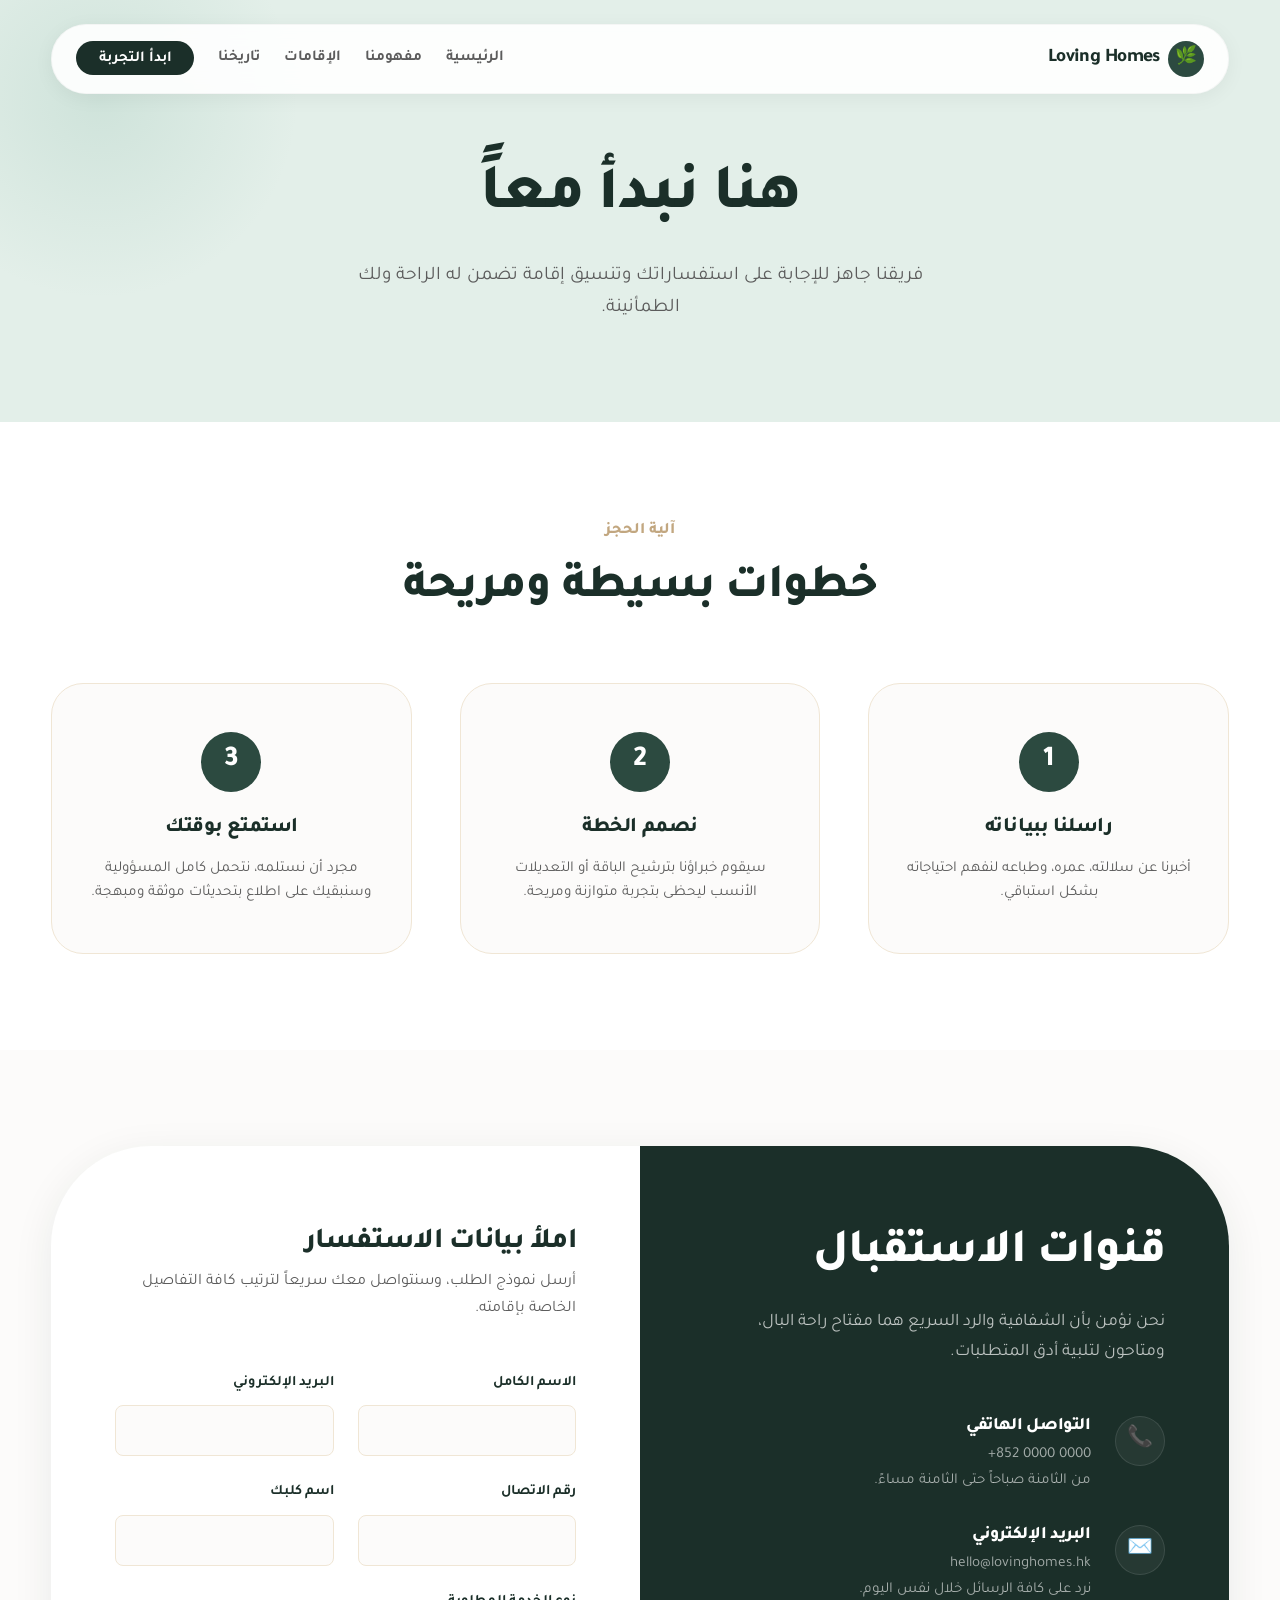
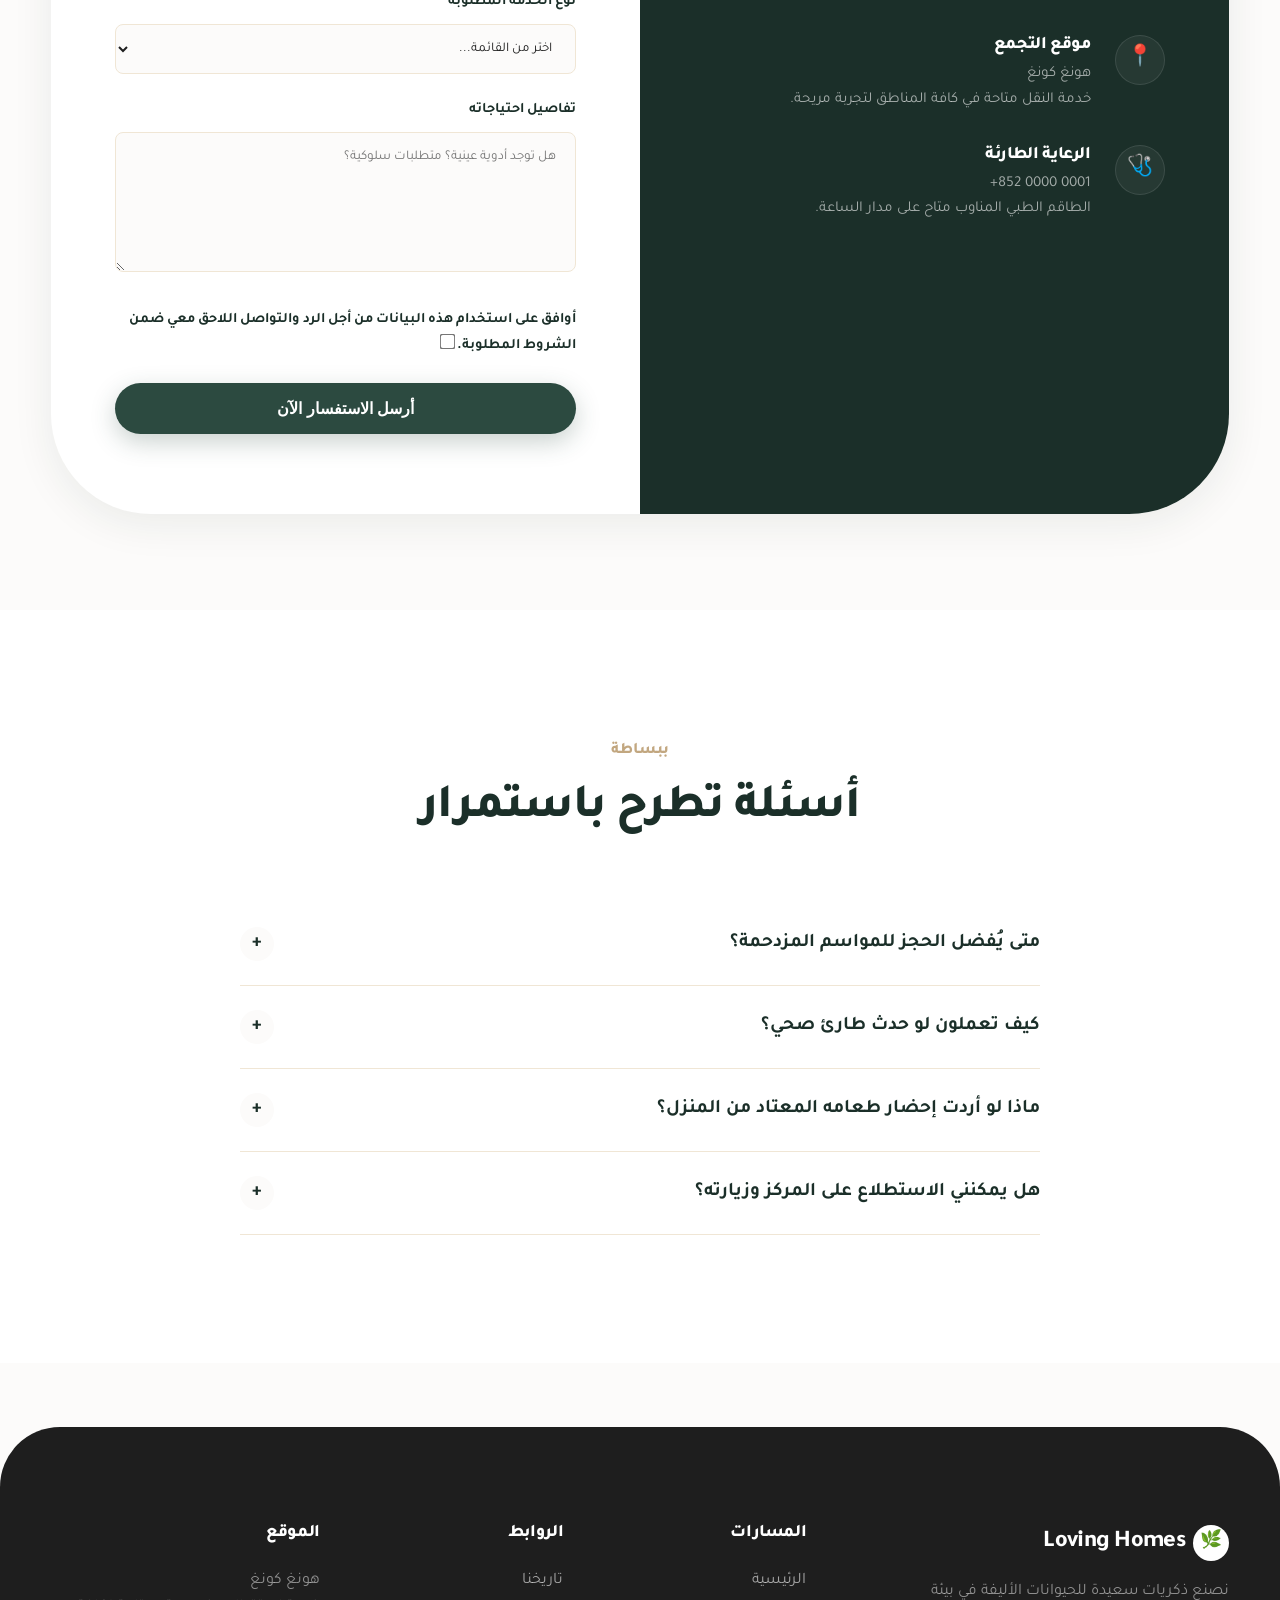
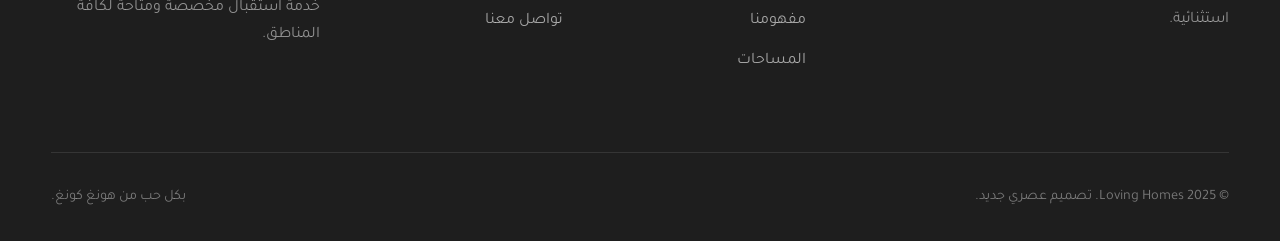
<file: contact.html>
<!DOCTYPE html>
<html lang="ar" dir="rtl">

<head>
  <meta charset="UTF-8" />
  <meta name="viewport" content="width=device-width, initial-scale=1.0" />
  <meta name="description" content="تواصل مع Loving Homes – احجز تجربة الإقامة في هونغ كونغ." />
  <title>تواصل معنا | Loving Homes – هونغ كونغ</title>
  <link rel="stylesheet" href="styles.css" />
  <style>
    .page-header-v4 {
      background: var(--sage-100);
      color: var(--sage-900);
      padding: 10rem 0 6rem;
      text-align: center;
      position: relative;
      overflow: hidden;
    }
    .page-header-v4 h1 { font-size: clamp(2.5rem, 5vw, 4rem); margin-bottom: 1.5rem; position: relative; z-index: 1;}
    .page-header-v4 p { color: var(--text-mid); font-size: 1.2rem; max-width: 600px; margin: 0 auto; position: relative; z-index: 1;}
    .page-header-v4::before {
      content: ''; position: absolute; top: -100px; left: -100px; width: 400px; height: 400px;
      background: radial-gradient(circle, rgba(126,179,160,0.2) 0%, transparent 70%); border-radius: 50%;
    }

    .booking-steps { padding: 6rem 0; background: var(--white); }
    .b-header { text-align: center; margin-bottom: 5rem; max-width: 600px; margin: 0 auto 4rem; }
    .b-header h2 { color: var(--sage-900); }
    
    .steps-grid {
      display: grid;
      grid-template-columns: repeat(auto-fit, minmax(280px, 1fr));
      gap: 3rem;
    }
    .s-card {
      text-align: center;
      background: var(--sand-50);
      padding: 3rem 2rem;
      border-radius: var(--radius-lg);
      border: 1px solid var(--sand-200);
      transition: var(--transition);
      position: relative;
      overflow: hidden;
    }
    .s-card:hover { transform: translateY(-8px); box-shadow: var(--shadow-sm); border-color: var(--sand-400); }
    .s-num {
      width: 60px; height: 60px;
      background: var(--sage-800); color: var(--white);
      border-radius: 50%;
      display: grid; place-items: center;
      font-size: 1.8rem; font-weight: 800;
      margin: 0 auto 1.5rem;
    }
    .s-card h3 { color: var(--sage-900); margin-bottom: 1rem; font-size: 1.3rem; }
    .s-card p { color: var(--text-mid); font-size: 0.95rem; line-height: 1.6; }

    .c-split { padding: 6rem 0; background: var(--sand-50); }
    .c-wrap {
      display: grid;
      grid-template-columns: 1fr 1fr;
      background: var(--white);
      border-radius: var(--radius-xl);
      overflow: hidden;
      box-shadow: var(--shadow-md);
    }
    .c-info {
      background: var(--sage-900); color: var(--white);
      padding: 5rem 4rem; position: relative;
    }
    .c-info h2 { margin-bottom: 1.5rem; color: var(--white); }
    .c-info p.desc { color: rgba(255,255,255,0.7); margin-bottom: 3rem; font-size: 1.1rem; }
    
    .c-item { display: flex; align-items: flex-start; gap: 1.5rem; margin-bottom: 2rem; }
    .c-icon {
      width: 50px; height: 50px; flex-shrink: 0;
      background: rgba(255,255,255,0.05); color: var(--sand-400);
      border-radius: 50%; display: grid; place-items: center; font-size: 1.3rem; border: 1px solid rgba(255,255,255,0.1);
    }
    .c-text h4 { color: var(--white); font-size: 1.1rem; margin-bottom: 0.3rem; }
    .c-text p { color: rgba(255,255,255,0.6); margin: 0; font-size: 0.95rem; }

    .c-form { padding: 5rem 4rem; }
    .c-form h3 { color: var(--sage-900); font-size: 1.8rem; margin-bottom: 0.5rem; }
    .c-form p.desc { color: var(--text-mid); margin-bottom: 3rem; }
    
    .f-row { display: grid; grid-template-columns: 1fr 1fr; gap: 1.5rem; }
    .f-group { margin-bottom: 1.5rem; }
    .f-group label { display: block; font-weight: 700; color: var(--sage-900); margin-bottom: 0.6rem; font-size: 0.9rem; }
    .f-ctrl {
      width: 100%; padding: 1rem 1.2rem;
      border: 1px solid var(--sand-200); background: var(--sand-50);
      border-radius: var(--radius-sm); font-family: inherit; color: var(--text-dark);
      transition: var(--transition);
    }
    .f-ctrl:focus { outline: none; border-color: var(--sage-400); background: var(--white); box-shadow: 0 0 0 3px rgba(126,179,160,0.1); }
    textarea.f-ctrl { min-height: 140px; resize: vertical; }
    .f-check { display: flex; align-items: flex-start; gap: 0.8rem; cursor: pointer; color: var(--text-mid); font-size: 0.9rem; }

    .faq-sect { padding: 8rem 0; background: var(--white); }
    .f-header { text-align: center; margin-bottom: 4rem; }
    .faq-wrap { max-width: 800px; margin: 0 auto; }
    .f-item { border-bottom: 1px solid var(--sand-200); padding: 1.5rem 0; }
    .f-btn {
      width: 100%; text-align: right; background: none; border: none;
      font-family: inherit; font-size: 1.2rem; font-weight: 700; color: var(--sage-900);
      cursor: pointer; display: flex; justify-content: space-between; align-items: center; transition: var(--transition);
    }
    .f-btn:hover { color: var(--sage-600); }
    .f-toggle { width: 34px; height: 34px; border-radius: 50%; background: var(--sand-50); display: grid; place-items: center; font-size: 1.2rem; transition: 0.4s; }
    .f-item.active .f-toggle { transform: rotate(45deg); background: var(--sage-100); color: var(--sage-800); }
    .f-content { max-height: 0; overflow: hidden; transition: 0.4s; color: var(--text-mid); line-height: 1.8; }
    .f-item.active .f-content { margin-top: 1rem; max-height: 200px; }

    @media (max-width: 900px) {
      .c-wrap { grid-template-columns: 1fr; }
      .c-info, .c-form { padding: 3rem 2rem; }
      .f-row { grid-template-columns: 1fr; gap: 0; }
    }
  </style>
</head>

<body>

  <header class="site-header" role="banner">
    <div class="container">
      <div class="nav-wrapper">
        <a href="index.html" class="logo">
          <div class="logo-icon">🌿</div>
          <div class="logo-text">Loving Homes</div>
        </a>
        <ul class="nav-menu" id="navMenu">
          <li><a href="index.html">الرئيسية</a></li>
          <li><a href="services.html">مفهومنا</a></li>
          <li><a href="packages.html">الإقامات</a></li>
          <li><a href="story.html">تاريخنا</a></li>
          <li><a href="contact.html" class="nav-cta active">ابدأ التجربة</a></li>
        </ul>
        <button class="nav-toggle" id="navToggle">
          <span></span><span></span><span></span>
        </button>
      </div>
    </div>
  </header>

  <main>
    <section class="page-header-v4">
      <div class="container">
        <h1>هنا نبدأ معاً</h1>
        <p>فريقنا جاهز للإجابة على استفساراتك وتنسيق إقامة تضمن له الراحة ولك الطمأنينة.</p>
      </div>
    </section>

    <section class="booking-steps">
      <div class="container">
        <div class="b-header">
          <span style="color:var(--sand-500); font-weight:800; display:block; margin-bottom:1rem;">آلية الحجز</span>
          <h2>خطوات بسيطة ومريحة</h2>
        </div>
        
        <div class="steps-grid">
          <div class="s-card">
            <div class="s-num">1</div>
            <h3>راسلنا ببياناته</h3>
            <p>أخبرنا عن سلالته، عمره، وطباعه لنفهم احتياجاته بشكل استباقي.</p>
          </div>
          <div class="s-card">
            <div class="s-num">2</div>
            <h3>نصمم الخطة</h3>
            <p>سيقوم خبراؤنا بترشيح الباقة أو التعديلات الأنسب ليحظى بتجربة متوازنة ومريحة.</p>
          </div>
          <div class="s-card">
            <div class="s-num">3</div>
            <h3>استمتع بوقتك</h3>
            <p>مجرد أن نستلمه، نتحمل كامل المسؤولية وسنبقيك على اطلاع بتحديثات موثقة ومبهجة.</p>
          </div>
        </div>
      </div>
    </section>

    <section class="c-split">
      <div class="container">
        <div class="c-wrap">
          
          <div class="c-info">
            <h2>قنوات الاستقبال</h2>
            <p class="desc">نحن نؤمن بأن الشفافية والرد السريع هما مفتاح راحة البال، ومتاحون لتلبية أدق المتطلبات.</p>
            
            <div class="c-item">
              <div class="c-icon">📞</div>
              <div class="c-text">
                <h4>التواصل الهاتفي</h4>
                <p>0000 0000 852+ <br/> من الثامنة صباحاً حتى الثامنة مساءً.</p>
              </div>
            </div>
            
            <div class="c-item">
              <div class="c-icon">✉️</div>
              <div class="c-text">
                <h4>البريد الإلكتروني</h4>
                <p>hello@lovinghomes.hk <br/> نرد على كافة الرسائل خلال نفس اليوم.</p>
              </div>
            </div>
            
            <div class="c-item">
              <div class="c-icon">📍</div>
              <div class="c-text">
                <h4>موقع التجمع</h4>
                <p>هونغ كونغ <br/> خدمة النقل متاحة في كافة المناطق لتجربة مريحة.</p>
              </div>
            </div>

            <div class="c-item">
              <div class="c-icon">🩺</div>
              <div class="c-text">
                <h4>الرعاية الطارئة</h4>
                <p>0001 0000 852+ <br/> الطاقم الطبي المناوب متاح على مدار الساعة.</p>
              </div>
            </div>
          </div>
          
          <div class="c-form">
            <h3>املأ بيانات الاستفسار</h3>
            <p class="desc">أرسل نموذج الطلب، وسنتواصل معك سريعاً لترتيب كافة التفاصيل الخاصة بإقامته.</p>

            <form id="contactForm" onsubmit="event.preventDefault(); document.getElementById('fSuccess').style.display='block';">
              <div class="f-row">
                <div class="f-group">
                  <label>الاسم الكامل</label>
                  <input type="text" class="f-ctrl" required />
                </div>
                <div class="f-group">
                  <label>البريد الإلكتروني</label>
                  <input type="email" class="f-ctrl" required />
                </div>
              </div>

              <div class="f-row">
                <div class="f-group">
                  <label>رقم الاتصال</label>
                  <input type="tel" class="f-ctrl" required />
                </div>
                <div class="f-group">
                  <label>اسم كلبك</label>
                  <input type="text" class="f-ctrl" />
                </div>
              </div>

              <div class="f-group">
                <label>نوع الخدمة المطلوبة</label>
                <select class="f-ctrl">
                  <option selected disabled>اختر من القائمة...</option>
                  <option>الرعاية النهارية</option>
                  <option>ملاذ الإقامة الكاملة</option>
                  <option>إقامة النخبة الفاخرة</option>
                  <option>أسئلة عامة</option>
                </select>
              </div>

              <div class="f-group">
                <label>تفاصيل احتياجاته</label>
                <textarea class="f-ctrl" placeholder="هل توجد أدوية عينية؟ متطلبات سلوكية؟" required></textarea>
              </div>
              
              <div class="f-group">
                <label class="f-check" style="flex-direction:row-reverse; text-align:right;">
                  <span>أوافق على استخدام هذه البيانات من أجل الرد والتواصل اللاحق معي ضمن الشروط المطلوبة.</span>
                  <input type="checkbox" required style="width:auto; transform:scale(1.2); margin-top:3px;"/>
                </label>
              </div>

              <button type="submit" class="btn btn-primary" style="width:100%;">أرسل الاستفسار الآن</button>
              
              <div id="fSuccess" style="display:none; color:var(--sage-800); background:var(--sage-100); padding:1rem; border-radius:var(--radius-sm); margin-top:1.5rem; text-align:center; font-weight:700;">
                تم استلام طلبك! سنتواصل معك في أسرع وقت.
              </div>
            </form>
          </div>

        </div>
      </div>
    </section>

    <section class="faq-sect">
      <div class="container">
        <div class="f-header">
          <span style="color:var(--sand-500); font-weight:800; display:block; margin-bottom:1rem;">ببساطة</span>
          <h2 style="color:var(--sage-900);">أسئلة تطرح باستمرار</h2>
        </div>
        
        <div class="faq-wrap">
          <div class="f-item" onclick="this.classList.toggle('active')">
            <button class="f-btn">متى يُفضل الحجز للمواسم المزدحمة؟ <span class="f-toggle">+</span></button>
            <div class="f-content"><p>ننصح بالتأكيد قبل ٤ أسابيع على الأقل لضمان مكان مريح، خصوصاً في العطلات الرسمية.</p></div>
          </div>
          
          <div class="f-item" onclick="this.classList.toggle('active')">
            <button class="f-btn">كيف تعملون لو حدث طارئ صحي؟ <span class="f-toggle">+</span></button>
            <div class="f-content"><p>يتوفر فريق طبي مقيم، وسيتم إبلاغك وإرسال التحديثات لك فور أي عارض أو تدخل فوري سريع.</p></div>
          </div>
          
          <div class="f-item" onclick="this.classList.toggle('active')">
            <button class="f-btn">ماذا لو أردت إحضار طعامه المعتاد من المنزل؟ <span class="f-toggle">+</span></button>
            <div class="f-content"><p>نرحب بذلك تماماً، فنحن نفضل الاعتماد على النظام نفسه لمنع حساسية الانتقال السريع بين أنواع الأطعمة.</p></div>
          </div>
          
          <div class="f-item" onclick="this.classList.toggle('active')">
            <button class="f-btn">هل يمكنني الاستطلاع على المركز وزيارته؟ <span class="f-toggle">+</span></button>
            <div class="f-content"><p>بكل تأكيد، الجولات الشخصية متوفرة عند الطلب لمساعدتك على الاطمئنان الكامل على بيئة صديقك.</p></div>
          </div>
        </div>
      </div>
    </section>

  </main>

  <footer class="footer-v4">
    <div class="container">
      <div class="footer-grid">
        <div class="footer-col footer-brand">
          <a href="#" class="logo">
            <div class="logo-icon" style="background:#fff; color:var(--charcoal);">🌿</div>
            <div class="logo-text" style="color:var(--white);">Loving Homes</div>
          </a>
          <p class="footer-p">نصنع ذكريات سعيدة للحيوانات الأليفة في بيئة استثنائية.</p>
        </div>
        <div class="footer-col">
          <h4>المسارات</h4>
          <ul class="footer-links">
            <li><a href="index.html">الرئيسية</a></li>
            <li><a href="services.html">مفهومنا</a></li>
            <li><a href="packages.html">المساحات</a></li>
          </ul>
        </div>
        <div class="footer-col">
          <h4>الروابط</h4>
          <ul class="footer-links">
            <li><a href="story.html">تاريخنا</a></li>
            <li><a href="contact.html">تواصل معنا</a></li>
          </ul>
        </div>
        <div class="footer-col">
          <h4>الموقع</h4>
          <p class="footer-p" style="margin-top:0;">هونغ كونغ<br/>خدمة استقبال مخصصة ومتاحة لكافة المناطق.</p>
        </div>
      </div>
      <div class="footer-bottom">
        <span>© 2025 Loving Homes. تصميم عصري جديد.</span>
        <span>بكل حب من هونغ كونغ.</span>
      </div>
    </div>
  </footer>

  <script>
    const navToggle = document.getElementById('navToggle');
    const navMenu = document.getElementById('navMenu');
    if (navToggle && navMenu) {
      navToggle.addEventListener('click', () => {
        navMenu.classList.toggle('active');
      });
    }
  </script>
</body>

</html>
</file>
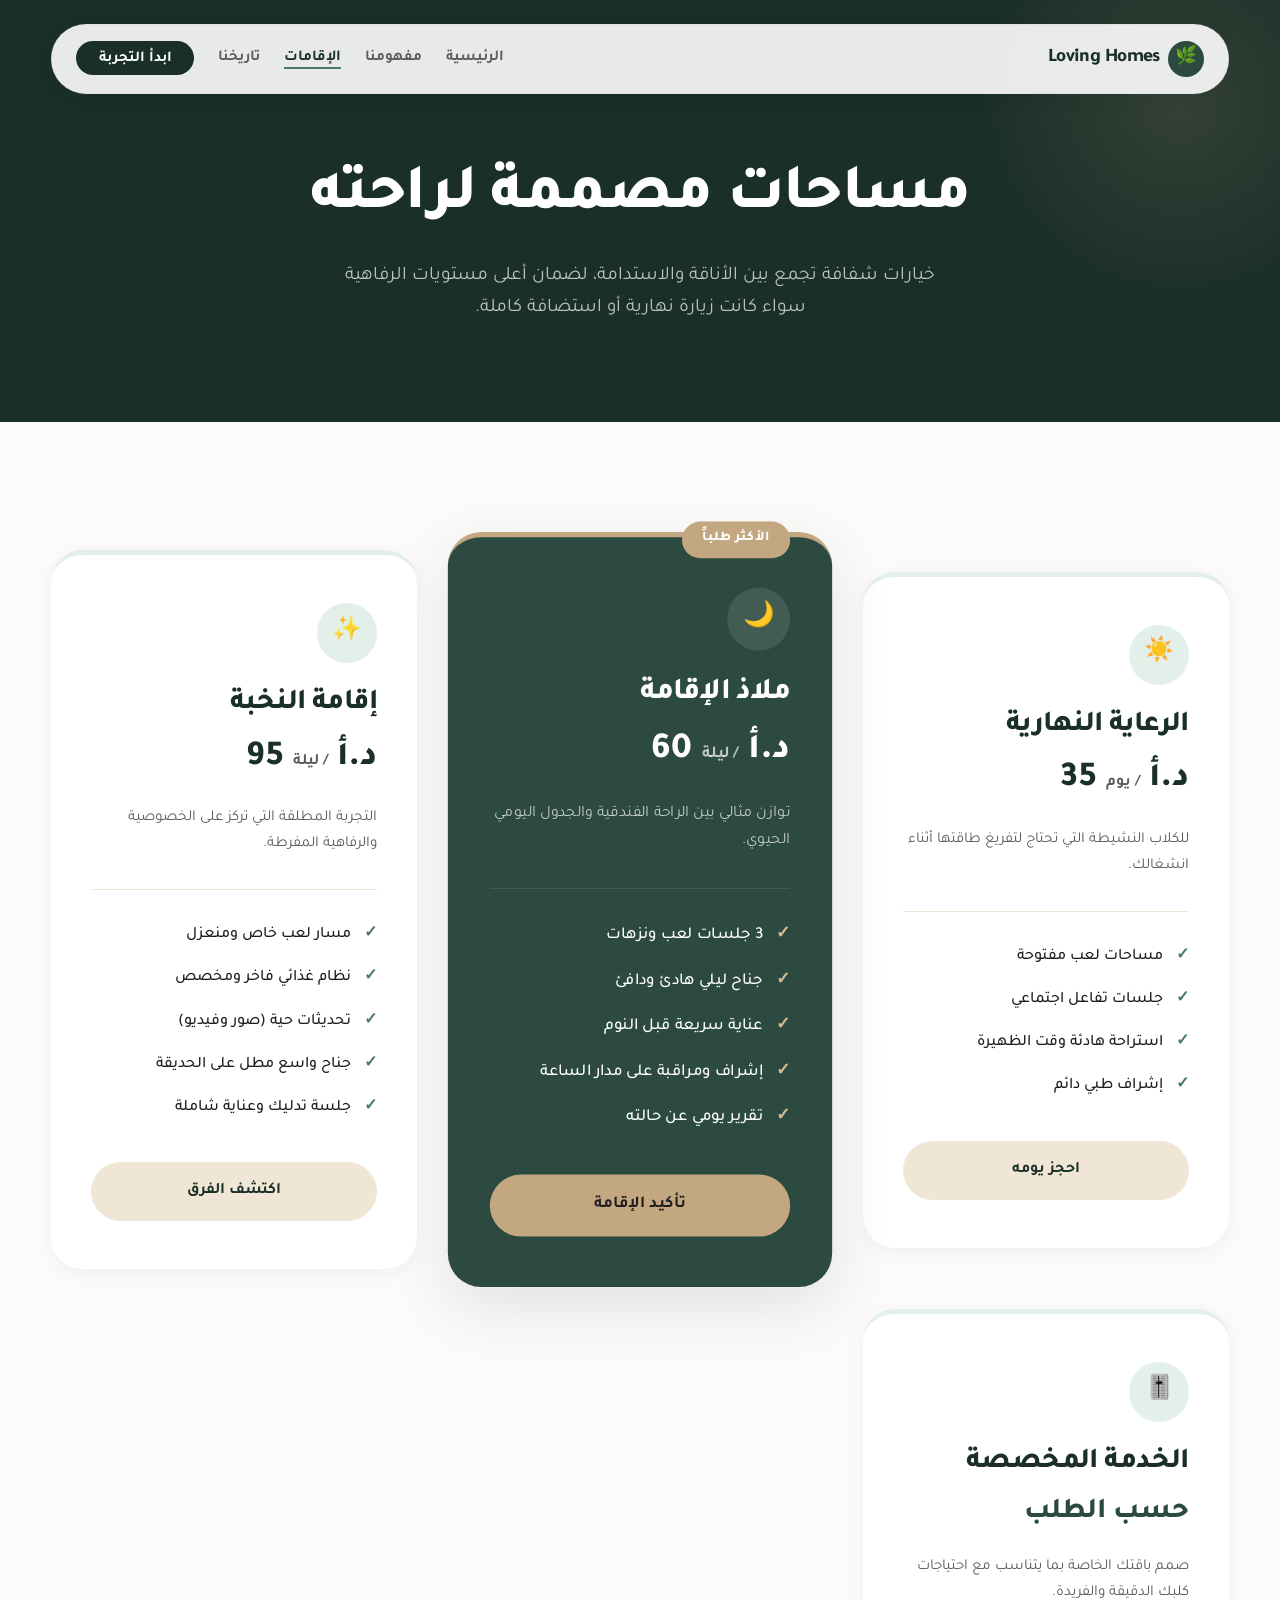
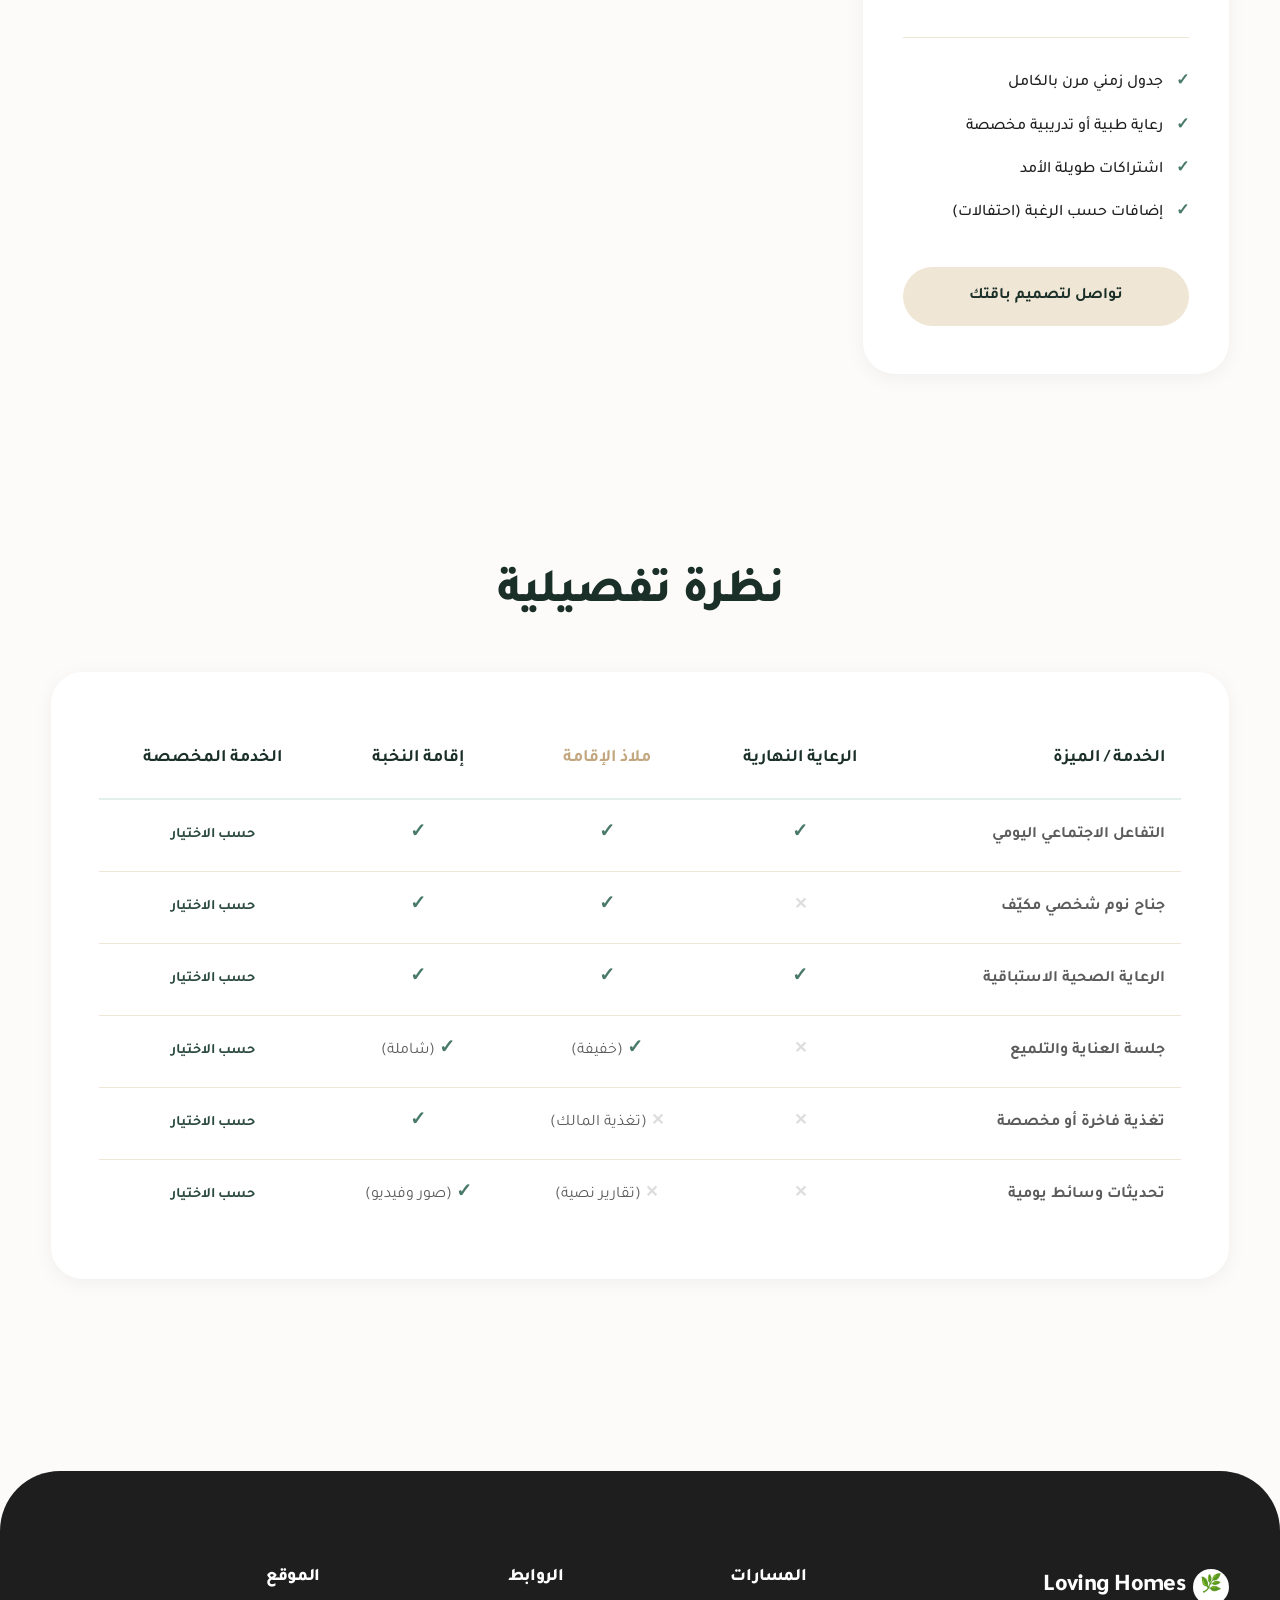
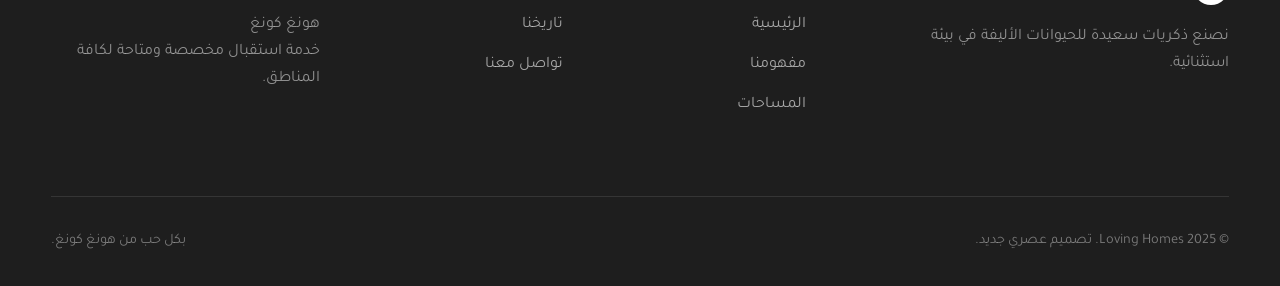
<file: packages.html>
<!DOCTYPE html>
<html lang="ar" dir="rtl">

<head>
  <meta charset="UTF-8" />
  <meta name="viewport" content="width=device-width, initial-scale=1.0" />
  <meta name="description"
    content="باقات Loving Homes المتطورة: النهار، الإقامة، والنخبة لإقامة فندقية فاخرة للكلاب في هونغ كونغ." />
  <title>خارطة الإقامات | Loving Homes – هونغ كونغ</title>
  <link rel="stylesheet" href="styles.css" />
  <style>
    .page-header-v4 {
      background: var(--sage-900);
      color: var(--white);
      padding: 10rem 0 6rem;
      text-align: center;
      position: relative;
      overflow: hidden;
    }
    .page-header-v4::before {
      content: '';
      position: absolute;
      top: -100px; right: -100px;
      width: 400px; height: 400px;
      background: radial-gradient(circle, rgba(194,167,128,0.15) 0%, transparent 70%);
      border-radius: 50%;
    }
    .page-header-v4 h1 { font-size: clamp(2.5rem, 5vw, 4rem); margin-bottom: 1.5rem; }
    .page-header-v4 p { color: rgba(255,255,255,0.7); font-size: 1.2rem; max-width: 600px; margin: 0 auto; }
    
    .pricing-sect { padding: 8rem 0; }
    .pricing-grid {
      display: grid;
      grid-template-columns: repeat(auto-fit, minmax(320px, 1fr));
      gap: 2.5rem;
      align-items: center;
    }
    .price-card {
      background: var(--white);
      border-radius: var(--radius-lg);
      padding: 3rem 2.5rem;
      box-shadow: var(--shadow-sm);
      transition: var(--transition);
      position: relative;
      border-top: 5px solid var(--sage-100);
    }
    .price-card:hover { transform: translateY(-10px); box-shadow: var(--shadow-md); border-color: var(--sage-400); }
    .price-card.featured {
      background: var(--sage-800);
      color: var(--white);
      transform: scale(1.05);
      border-color: var(--sand-500);
      box-shadow: var(--shadow-lg);
    }
    .price-card.featured:hover { transform: scale(1.05) translateY(-10px); }
    
    .pc-badge {
      position: absolute;
      top: -15px; right: 2.5rem;
      background: var(--sand-500);
      color: var(--white);
      padding: 0.4rem 1.2rem;
      border-radius: var(--radius-xl);
      font-size: 0.8rem;
      font-weight: 800;
      letter-spacing: 0.05em;
    }
    .pc-icon {
      width: 60px; height: 60px;
      background: var(--sage-100);
      color: var(--sage-800);
      border-radius: 50%;
      display: grid;
      place-items: center;
      font-size: 1.5rem;
      margin-bottom: 1.5rem;
    }
    .featured .pc-icon { background: rgba(255,255,255,0.1); color: var(--sand-400); }
    
    .pc-title { font-size: 1.8rem; color: var(--sage-900); margin-bottom: 0.5rem; }
    .featured .pc-title { color: var(--white); }
    .pc-desc { color: var(--text-mid); font-size: 0.95rem; margin-bottom: 2rem; border-bottom: 1px solid var(--sand-200); padding-bottom: 2rem; }
    .featured .pc-desc { color: rgba(255,255,255,0.7); border-color: rgba(255,255,255,0.1); }
    
    .pc-list { margin-bottom: 2.5rem; }
    .pc-list li {
      display: flex;
      align-items: center;
      gap: 0.8rem;
      margin-bottom: 1rem;
      color: var(--text-dark);
      font-weight: 500;
    }
    .featured .pc-list li { color: var(--white); }
    .pc-check { color: var(--sage-600); font-weight: 800; }
    .featured .pc-check { color: var(--sand-400); }
    
    .pc-btn { width: 100%; text-align: center; }
    
    .compare-sect { padding: 4rem 0 8rem; }
    .c-table-wrap {
      background: var(--white);
      border-radius: var(--radius-lg);
      padding: 3rem;
      box-shadow: var(--shadow-sm);
      overflow-x: auto;
    }
    .c-table { width: 100%; border-collapse: collapse; min-width: 700px; }
    .c-table th {
      text-align: right;
      padding: 1.5rem 1rem;
      color: var(--sage-900);
      font-size: 1.1rem;
      border-bottom: 2px solid var(--sage-100);
    }
    .c-table th.center { text-align: center; }
    .c-table td {
      padding: 1.2rem 1rem;
      border-bottom: 1px solid var(--sand-200);
      color: var(--text-mid);
    }
    .c-table td.center { text-align: center; }
    .c-table tr:last-child td { border-bottom: none; }
    .t-check { color: var(--sage-600); font-weight: 800; font-size: 1.2rem; }
    .t-times { color: #ddd; font-weight: 800; }
    .feature-name { color: var(--text-dark); font-weight: 600; }
    
  </style>
</head>

<body>

  <header class="site-header" role="banner">
    <div class="container">
      <div class="nav-wrapper">
        <a href="index.html" class="logo">
          <div class="logo-icon">🌿</div>
          <div class="logo-text">Loving Homes</div>
        </a>
        <ul class="nav-menu" id="navMenu">
          <li><a href="index.html">الرئيسية</a></li>
          <li><a href="services.html">مفهومنا</a></li>
          <li><a href="packages.html" class="active">الإقامات</a></li>
          <li><a href="story.html">تاريخنا</a></li>
          <li><a href="contact.html" class="nav-cta">ابدأ التجربة</a></li>
        </ul>
        <button class="nav-toggle" id="navToggle">
          <span></span><span></span><span></span>
        </button>
      </div>
    </div>
  </header>

  <main>
    <section class="page-header-v4">
      <div class="container">
        <h1>مساحات مصممة لراحته</h1>
        <p>خيارات شفافة تجمع بين الأناقة والاستدامة، لضمان أعلى مستويات الرفاهية سواء كانت زيارة نهارية أو استضافة كاملة.</p>
      </div>
    </section>

    <section class="pricing-sect">
      <div class="container">
        <div class="pricing-grid">
          
          <div class="price-card">
            <div class="pc-icon">☀️</div>
            <h3 class="pc-title">الرعاية النهارية</h3>
            <div class="pc-price" style="font-size: 2.2rem; font-weight: 800; color: var(--sage-900); margin-bottom: 1rem; direction: ltr; display: inline-block;">35 د.أ <span style="font-size: 1rem; color: var(--text-mid); font-weight: 600;">/ يوم</span></div>
            <p class="pc-desc">للكلاب النشيطة التي تحتاج لتفريغ طاقتها أثناء انشغالك.</p>
            <ul class="pc-list">
              <li><span class="pc-check">✓</span> مساحات لعب مفتوحة</li>
              <li><span class="pc-check">✓</span> جلسات تفاعل اجتماعي</li>
              <li><span class="pc-check">✓</span> استراحة هادئة وقت الظهيرة</li>
              <li><span class="pc-check">✓</span> إشراف طبي دائم</li>
            </ul>
            <a href="contact.html" class="btn btn-secondary pc-btn">احجز يومه</a>
          </div>
          
          <div class="price-card featured">
            <span class="pc-badge">الأكثر طلباً</span>
            <div class="pc-icon">🌙</div>
            <h3 class="pc-title">ملاذ الإقامة</h3>
            <div class="pc-price" style="font-size: 2.2rem; font-weight: 800; color: var(--white); margin-bottom: 1rem; direction: ltr; display: inline-block;">60 د.أ <span style="font-size: 1rem; color: rgba(255,255,255,0.7); font-weight: 600;">/ ليلة</span></div>
            <p class="pc-desc">توازن مثالي بين الراحة الفندقية والجدول اليومي الحيوي.</p>
            <ul class="pc-list">
              <li><span class="pc-check">✓</span> 3 جلسات لعب ونزهات</li>
              <li><span class="pc-check">✓</span> جناح ليلي هادئ ودافئ</li>
              <li><span class="pc-check">✓</span> عناية سريعة قبل النوم</li>
              <li><span class="pc-check">✓</span> إشراف ومراقبة على مدار الساعة</li>
              <li><span class="pc-check">✓</span> تقرير يومي عن حالته</li>
            </ul>
            <a href="contact.html" class="btn btn-primary pc-btn" style="background:var(--sand-500); color:var(--charcoal);">تأكيد الإقامة</a>
          </div>

          <div class="price-card">
            <div class="pc-icon">✨</div>
            <h3 class="pc-title">إقامة النخبة</h3>
            <div class="pc-price" style="font-size: 2.2rem; font-weight: 800; color: var(--sage-900); margin-bottom: 1rem; direction: ltr; display: inline-block;">95 د.أ <span style="font-size: 1rem; color: var(--text-mid); font-weight: 600;">/ ليلة</span></div>
            <p class="pc-desc">التجربة المطلقة التي تركز على الخصوصية والرفاهية المفرطة.</p>
            <ul class="pc-list">
              <li><span class="pc-check">✓</span> مسار لعب خاص ومنعزل</li>
              <li><span class="pc-check">✓</span> نظام غذائي فاخر ومخصص</li>
              <li><span class="pc-check">✓</span> تحديثات حية (صور وفيديو)</li>
              <li><span class="pc-check">✓</span> جناح واسع مطل على الحديقة</li>
              <li><span class="pc-check">✓</span> جلسة تدليك وعناية شاملة</li>
            </ul>
            <a href="contact.html" class="btn btn-secondary pc-btn">اكتشف الفرق</a>
          </div>

          <div class="price-card">
            <div class="pc-icon">🎚️</div>
            <h3 class="pc-title">الخدمة المخصصة</h3>
            <div class="pc-price" style="font-size: 1.8rem; font-weight: 800; color: var(--sage-800); margin-bottom: 1rem;">حسب الطلب</div>
            <p class="pc-desc">صمم باقتك الخاصة بما يتناسب مع احتياجات كلبك الدقيقة والفريدة.</p>
            <ul class="pc-list">
              <li><span class="pc-check">✓</span> جدول زمني مرن بالكامل</li>
              <li><span class="pc-check">✓</span> رعاية طبية أو تدريبية مخصصة</li>
              <li><span class="pc-check">✓</span> اشتراكات طويلة الأمد</li>
              <li><span class="pc-check">✓</span> إضافات حسب الرغبة (احتفالات)</li>
            </ul>
            <a href="contact.html" class="btn btn-secondary pc-btn">تواصل لتصميم باقتك</a>
          </div>

        </div>
      </div>
    </section>

    <section class="compare-sect">
      <div class="container">
        <div style="text-align: center; margin-bottom: 3rem;">
          <h2 style="color: var(--sage-900);">نظرة تفصيلية</h2>
        </div>
        <div class="c-table-wrap">
          <table class="c-table">
            <thead>
              <tr>
                <th>الخدمة / الميزة</th>
                <th class="center">الرعاية النهارية</th>
                <th class="center" style="color:var(--sand-500);">ملاذ الإقامة</th>
                <th class="center">إقامة النخبة</th>
                <th class="center">الخدمة المخصصة</th>
              </tr>
            </thead>
            <tbody>
              <tr>
                <td class="feature-name">التفاعل الاجتماعي اليومي</td>
                <td class="center"><span class="t-check">✓</span></td>
                <td class="center"><span class="t-check">✓</span></td>
                <td class="center"><span class="t-check">✓</span></td>
                <td class="center" style="color:var(--sage-800); font-weight:600; font-size:0.9rem;">حسب الاختيار</td>
              </tr>
              <tr>
                <td class="feature-name">جناح نوم شخصي مكيّف</td>
                <td class="center"><span class="t-times">✕</span></td>
                <td class="center"><span class="t-check">✓</span></td>
                <td class="center"><span class="t-check">✓</span></td>
                <td class="center" style="color:var(--sage-800); font-weight:600; font-size:0.9rem;">حسب الاختيار</td>
              </tr>
              <tr>
                <td class="feature-name">الرعاية الصحية الاستباقية</td>
                <td class="center"><span class="t-check">✓</span></td>
                <td class="center"><span class="t-check">✓</span></td>
                <td class="center"><span class="t-check">✓</span></td>
                <td class="center" style="color:var(--sage-800); font-weight:600; font-size:0.9rem;">حسب الاختيار</td>
              </tr>
              <tr>
                <td class="feature-name">جلسة العناية والتلميع</td>
                <td class="center"><span class="t-times">✕</span></td>
                <td class="center"><span class="t-check">✓</span> (خفيفة)</td>
                <td class="center"><span class="t-check">✓</span> (شاملة)</td>
                <td class="center" style="color:var(--sage-800); font-weight:600; font-size:0.9rem;">حسب الاختيار</td>
              </tr>
              <tr>
                <td class="feature-name">تغذية فاخرة أو مخصصة</td>
                <td class="center"><span class="t-times">✕</span></td>
                <td class="center"><span class="t-times">✕</span> (تغذية المالك)</td>
                <td class="center"><span class="t-check">✓</span></td>
                <td class="center" style="color:var(--sage-800); font-weight:600; font-size:0.9rem;">حسب الاختيار</td>
              </tr>
              <tr>
                <td class="feature-name">تحديثات وسائط يومية</td>
                <td class="center"><span class="t-times">✕</span></td>
                <td class="center"><span class="t-times">✕</span> (تقارير نصية)</td>
                <td class="center"><span class="t-check">✓</span> (صور وفيديو)</td>
                <td class="center" style="color:var(--sage-800); font-weight:600; font-size:0.9rem;">حسب الاختيار</td>
              </tr>
            </tbody>
          </table>
        </div>
      </div>
    </section>
  </main>

  <footer class="footer-v4">
    <div class="container">
      <div class="footer-grid">
        <div class="footer-col footer-brand">
          <a href="#" class="logo">
            <div class="logo-icon" style="background:#fff; color:var(--charcoal);">🌿</div>
            <div class="logo-text" style="color:var(--white);">Loving Homes</div>
          </a>
          <p class="footer-p">نصنع ذكريات سعيدة للحيوانات الأليفة في بيئة استثنائية.</p>
        </div>
        <div class="footer-col">
          <h4>المسارات</h4>
          <ul class="footer-links">
            <li><a href="index.html">الرئيسية</a></li>
            <li><a href="services.html">مفهومنا</a></li>
            <li><a href="packages.html">المساحات</a></li>
          </ul>
        </div>
        <div class="footer-col">
          <h4>الروابط</h4>
          <ul class="footer-links">
            <li><a href="story.html">تاريخنا</a></li>
            <li><a href="contact.html">تواصل معنا</a></li>
          </ul>
        </div>
        <div class="footer-col">
          <h4>الموقع</h4>
          <p class="footer-p" style="margin-top:0;">هونغ كونغ<br/>خدمة استقبال مخصصة ومتاحة لكافة المناطق.</p>
        </div>
      </div>
      <div class="footer-bottom">
        <span>© 2025 Loving Homes. تصميم عصري جديد.</span>
        <span>بكل حب من هونغ كونغ.</span>
      </div>
    </div>
  </footer>

  <script>
    const navToggle = document.getElementById('navToggle');
    const navMenu = document.getElementById('navMenu');
    if (navToggle && navMenu) {
      navToggle.addEventListener('click', () => {
        navMenu.classList.toggle('active');
      });
    }
  </script>
</body>

</html>
</file>
<file: styles.css>
/* ==================================================
   LOVING HOMES – NEW DESIGN CONCEPT (V4)
   Modern, Airy & Dynamic Aesthetic
   Palette: Sage Green + Warm Sand + Charcoal
   ================================================== */

@import url('https://fonts.googleapis.com/css2?family=Outfit:wght@300;400;600;800&family=Tajawal:wght@300;400;500;700;800&display=swap');

/* ── Variables ───────────────────────────────────── */
:root {
  --sage-900: #1b2f29;
  --sage-800: #2c4a40;
  --sage-600: #497a69;
  --sage-400: #7eb3a0;
  --sage-100: #e3efe9;
  
  --sand-500: #c2a780;
  --sand-400: #d6bc94;
  --sand-200: #f0e6d5;
  --sand-50:  #fcfbfa;
  
  --charcoal: #1e1e1e;
  --white:    #ffffff;
  
  --text-dark: #1e1e1e;
  --text-mid:  #5c5c5c;
  --text-light:#8b8b8b;
  
  --shadow-sm: 0 4px 20px rgba(0,0,0,0.05);
  --shadow-md: 0 10px 40px rgba(27,47,41,0.08);
  --shadow-lg: 0 20px 60px rgba(27,47,41,0.12);
  
  --radius-sm: 8px;
  --radius-md: 16px;
  --radius-lg: 32px;
  --radius-xl: 100px;
  
  --transition: all 0.4s cubic-bezier(0.16, 1, 0.3, 1);
}

/* ── Reset & Base ────────────────────────────────── */
*, *::before, *::after { box-sizing: border-box; margin: 0; padding: 0; }
html { scroll-behavior: smooth; }
body {
  font-family: 'Tajawal', sans-serif;
  background: var(--sand-50);
  color: var(--text-dark);
  line-height: 1.7;
  direction: rtl;
  overflow-x: hidden;
  -webkit-user-select: none;
  user-select: none;
}
img { max-width: 100%; height: auto; display: block; }
a { color: inherit; text-decoration: none; }
ul, ol { list-style: none; }
h1,h2,h3,h4,h5 {
  font-family: 'Tajawal', sans-serif;
  line-height: 1.2;
  font-weight: 800;
  letter-spacing: -0.02em;
}
h1 { font-size: clamp(2.8rem, 6vw, 4.5rem); }
h2 { font-size: clamp(2rem, 4vw, 3rem); }
h3 { font-size: 1.5rem; }
p  { color: var(--text-mid); }

/* ── Container ───────────────────────────────────── */
.container {
  width: min(1300px, 92%);
  margin-inline: auto;
}

/* ── Audio Player ────────────────────────────────── */
.audio-section {
  position: fixed;
  bottom: 2rem;
  left: 2rem;
  z-index: 9000;
  display: flex;
  align-items: center;
  gap: 0.8rem;
  background: rgba(255,255,255,0.9);
  backdrop-filter: blur(12px);
  border: 1px solid rgba(0,0,0,0.05);
  border-radius: var(--radius-xl);
  padding: 0.6rem 1.2rem 0.6rem 0.6rem;
  box-shadow: var(--shadow-md);
  transition: var(--transition);
}
.audio-section:hover { box-shadow: var(--shadow-lg); transform: translateY(-3px); }
.audio-btn {
  width: 40px; height: 40px;
  border: none;
  border-radius: 50%;
  background: var(--sage-800);
  color: var(--white);
  cursor: pointer;
  display: grid;
  place-items: center;
  transition: var(--transition);
}
.audio-btn:hover { background: var(--sage-600); transform: scale(1.1); }
.audio-btn svg { width: 14px; height: 14px; fill: var(--white); }
.audio-label { color: var(--sage-900); font-size: 0.8rem; font-weight: 700; white-space:nowrap; }
.audio-bars { display: flex; align-items: center; gap: 3px; height: 16px; }
.bar {
  width: 3px;
  background: var(--sage-400);
  border-radius: 2px;
  animation: wave 1.2s ease-in-out infinite;
}
.bar:nth-child(1) { animation-delay: 0s; height: 10px; }
.bar:nth-child(2) { animation-delay: 0.2s; height: 16px; }
.bar:nth-child(3) { animation-delay: 0.4s; height: 8px; }
.bar:nth-child(4) { animation-delay: 0.6s; height: 14px; }
.bar.paused { animation-play-state: paused; height: 8px; }

@keyframes wave {
  0%,100% { transform: scaleY(1); }
  50% { transform: scaleY(0.4); }
}

/* ── Navigation ──────────────────────────────────── */
.site-header {
  position: fixed;
  top: 1.5rem;
  left: 0; right: 0;
  z-index: 999;
  transition: var(--transition);
}
.nav-wrapper {
  background: rgba(255,255,255,0.9);
  backdrop-filter: blur(16px);
  border-radius: var(--radius-xl);
  padding: 0 1.5rem;
  box-shadow: var(--shadow-sm);
  border: 1px solid rgba(0,0,0,0.03);
  display: flex;
  align-items: center;
  justify-content: space-between;
  height: 70px;
}
.logo {
  display: flex;
  align-items: center;
  gap: 0.5rem;
}
.logo-icon {
  width: 36px; height: 36px;
  background: var(--sage-800);
  color: var(--white);
  border-radius: 50%;
  display: grid;
  place-items: center;
  font-size: 1.1rem;
}
.logo-text { font-size: 1.2rem; font-weight: 800; color: var(--sage-900); letter-spacing: -0.03em; }

.nav-menu {
  display: flex;
  align-items: center;
  gap: 1.5rem;
}
.nav-menu a {
  color: var(--text-mid);
  font-weight: 600;
  font-size: 0.95rem;
  transition: var(--transition);
  position: relative;
}
.nav-menu a::after {
  content: '';
  position: absolute;
  bottom: -4px; left: 0; right: 0;
  height: 2px;
  background: var(--sage-600);
  transform: scaleX(0);
  transition: transform 0.3s ease;
}
.nav-menu a:hover, .nav-menu a.active { color: var(--sage-900); }
.nav-menu a:hover::after, .nav-menu a.active::after { transform: scaleX(1); }

.nav-cta {
  background: var(--sage-900);
  color: var(--white) !important;
  padding: 0.6rem 1.4rem;
  border-radius: var(--radius-xl);
  font-weight: 700;
}
.nav-cta::after { display: none !important; }
.nav-cta:hover { background: var(--sage-600); transform: translateY(-2px); box-shadow: 0 4px 15px rgba(44,74,64,0.3); }

.nav-toggle {
  display: none;
  background: none;
  border: none;
  cursor: pointer;
  padding: 5px;
}
.nav-toggle span { display: block; width: 24px; height: 2px; background: var(--sage-900); margin: 5px 0; transition: 0.3s; }

/* ── Buttons ─────────────────────────────────────── */
.btn {
  display: inline-flex;
  align-items: center;
  justify-content: center;
  padding: 1rem 2.2rem;
  border-radius: var(--radius-xl);
  font-weight: 700;
  font-size: 1rem;
  cursor: pointer;
  border: none;
  transition: var(--transition);
}
.btn-primary {
  background: var(--sage-800);
  color: var(--white);
  box-shadow: 0 8px 24px rgba(44,74,64,0.25);
}
.btn-primary:hover { background: var(--sage-600); transform: translateY(-3px); box-shadow: 0 12px 30px rgba(44,74,64,0.35); }
.btn-secondary {
  background: var(--sand-200);
  color: var(--sage-900);
}
.btn-secondary:hover { background: var(--sand-400); transform: translateY(-3px); }

/* ── Hero Section (V4) ───────────────────────────── */
.hero-v4 {
  padding: 12rem 0 6rem;
  min-height: 100vh;
  display: flex;
  align-items: center;
  position: relative;
  overflow: hidden;
}
.hero-shape-1 {
  position: absolute;
  top: -10%; right: -5%;
  width: 600px; height: 600px;
  background: var(--sage-100);
  border-radius: 50%;
  filter: blur(80px);
  z-index: -1;
}
.hero-shape-2 {
  position: absolute;
  bottom: 10%; left: -10%;
  width: 500px; height: 500px;
  background: var(--sand-200);
  border-radius: 50%;
  filter: blur(80px);
  z-index: -1;
  opacity: 0.6;
}
.hero-grid {
  display: grid;
  grid-template-columns: 1fr 1fr;
  gap: 4rem;
  align-items: center;
}
.hero-text .badge {
  display: inline-block;
  background: rgba(44,74,64,0.1);
  color: var(--sage-800);
  padding: 0.5rem 1.2rem;
  border-radius: var(--radius-xl);
  font-weight: 700;
  font-size: 0.85rem;
  margin-bottom: 2rem;
}
.hero-text h1 { color: var(--sage-900); margin-bottom: 1.5rem; }
.hero-text h1 span { color: var(--sand-500); }
.hero-text p { font-size: 1.2rem; margin-bottom: 2.5rem; max-width: 540px; }
.hero-actions { display: flex; gap: 1rem; flex-wrap: wrap; }

.hero-images { position: relative; height: 600px; }
.img-main {
  width: 80%;
  height: 500px;
  object-fit: cover;
  border-radius: var(--radius-lg);
  position: absolute;
  top: 0; left: 0;
  box-shadow: var(--shadow-lg);
}
.img-float {
  width: 45%;
  height: 300px;
  object-fit: cover;
  border-radius: var(--radius-lg);
  position: absolute;
  bottom: 0; right: 0;
  border: 10px solid var(--sand-50);
  box-shadow: var(--shadow-md);
  transform: translateY(20px);
  transition: var(--transition);
}
.hero-images:hover .img-float { transform: translateY(0); }

/* ── Floating Stats ──────────────────────────────── */
.stats-bar {
  background: var(--white);
  padding: 2.5rem;
  border-radius: var(--radius-lg);
  box-shadow: var(--shadow-md);
  display: grid;
  grid-template-columns: repeat(3, 1fr);
  gap: 2rem;
  margin-top: -3rem;
  position: relative;
  z-index: 10;
}
.stat-block { text-align: center; border-left: 1px solid var(--sand-200); }
.stat-block:last-child { border-left: none; }
.stat-block h3 { font-size: 2.5rem; color: var(--sage-800); margin-bottom: 0.2rem; }
.stat-block p { font-size: 0.9rem; font-weight: 600; color: var(--text-mid); }

/* ── Philosophy Section ──────────────────────────── */
.philosophy { padding: 8rem 0; }
.section-header { text-align: center; margin-bottom: 4rem; max-width: 600px; margin-inline: auto; }
.section-header .tag { color: var(--sand-500); font-weight: 700; letter-spacing: 0.1em; display: block; margin-bottom: 1rem; }
.section-header h2 { color: var(--sage-900); }

.cards-wrapper {
  display: grid;
  grid-template-columns: repeat(auto-fit, minmax(300px, 1fr));
  gap: 2rem;
}
.phil-card {
  background: var(--white);
  padding: 3rem 2.5rem;
  border-radius: var(--radius-lg);
  box-shadow: var(--shadow-sm);
  transition: var(--transition);
  border-bottom: 4px solid transparent;
}
.phil-card:hover { transform: translateY(-10px); box-shadow: var(--shadow-md); border-color: var(--sage-400); }
.phil-icon {
  width: 70px; height: 70px;
  background: var(--sage-100);
  border-radius: 50%;
  display: grid;
  place-items: center;
  font-size: 1.8rem;
  margin-bottom: 2rem;
  color: var(--sage-800);
}
.phil-card h3 { color: var(--sage-900); margin-bottom: 1rem; }

/* ── Split Visual Section ────────────────────────── */
.split-visual { padding: 5rem 0; }
.split-grid {
  display: grid;
  grid-template-columns: 1fr 1fr;
  background: var(--sage-900);
  border-radius: var(--radius-lg);
  overflow: hidden;
}
.split-text { padding: 5rem 4rem; color: var(--white); display: flex; flex-direction: column; justify-content: center; }
.split-text h2 { margin-bottom: 1.5rem; }
.split-text p { color: rgba(255,255,255,0.7); font-size: 1.1rem; margin-bottom: 2.5rem; }
.split-img img { width: 100%; height: 100%; object-fit: cover; }

/* ── Modern Gallery ──────────────────────────────── */
.gallery-v4 { padding: 8rem 0; background: var(--white); }
.g-masonry {
  display: grid;
  grid-template-columns: repeat(3, 1fr);
  grid-auto-rows: 280px;
  gap: 1.5rem;
}
.g-item { border-radius: var(--radius-md); overflow: hidden; position: relative; }
.g-item img { width: 100%; height: 100%; object-fit: cover; transition: 0.6s ease; }
.g-item:hover img { transform: scale(1.05); filter: brightness(0.8); }
.g-label {
  position: absolute;
  bottom: 1.5rem; left: 1.5rem;
  background: var(--white);
  padding: 0.5rem 1.2rem;
  border-radius: var(--radius-xl);
  font-weight: 700;
  color: var(--sage-900);
  opacity: 0;
  transform: translateY(10px);
  transition: var(--transition);
}
.g-item:hover .g-label { opacity: 1; transform: translateY(0); }
.g-large { grid-column: span 2; grid-row: span 2; }
.g-tall { grid-row: span 2; }

/* ── Footer V4 ───────────────────────────────────── */
.footer-v4 {
  background: var(--charcoal);
  color: var(--white);
  padding: 6rem 0 2rem;
  border-top-left-radius: 60px;
  border-top-right-radius: 60px;
  margin-top: 4rem;
}
.footer-grid {
  display: grid;
  grid-template-columns: 2fr 1fr 1fr 1.5fr;
  gap: 4rem;
  margin-bottom: 4rem;
}
.footer-brand { margin-bottom: 1.5rem; }
.footer-brand .logo-text { color: var(--white); font-size: 1.5rem; }
.footer-p { color: rgba(255,255,255,0.5); margin-top: 1rem; max-width: 300px; }
.footer-col h4 { margin-bottom: 1.5rem; font-size: 1.1rem; }
.footer-links li { margin-bottom: 0.8rem; }
.footer-links a { color: rgba(255,255,255,0.6); transition: var(--transition); }
.footer-links a:hover { color: var(--sand-400); padding-right: 5px; }
.footer-bottom {
  border-top: 1px solid rgba(255,255,255,0.1);
  padding-top: 2rem;
  display: flex;
  justify-content: space-between;
  color: rgba(255,255,255,0.4);
  font-size: 0.9rem;
}

/* ── Additional Sections (Experience, Reviews, CTA) ── */
.experience-v4 { padding: 8rem 0; background: var(--sage-100); }
.exp-grid { display: grid; grid-template-columns: 1fr 1.2fr; gap: 4rem; align-items: center; }
.exp-text .tag { color: var(--sage-800); font-weight: 700; display: block; margin-bottom: 1rem; letter-spacing: 0.1em; }
.exp-text h2 { color: var(--sage-900); margin-bottom: 1.5rem; }
.exp-text p { font-size: 1.1rem; color: var(--text-mid); margin-bottom: 2.5rem; }
.stats-mini-grid { display: grid; grid-template-columns: 1fr 1fr; gap: 2rem; }
.s-box { background: var(--white); padding: 1.5rem; border-radius: var(--radius-md); box-shadow: var(--shadow-sm); }
.s-num { display: block; font-size: 2rem; font-weight: 800; color: var(--sage-800); margin-bottom: 0.5rem; }
.s-lbl { font-size: 0.9rem; font-weight: 600; color: var(--text-mid); line-height: 1.4; }
.exp-video { border-radius: var(--radius-lg); overflow: hidden; box-shadow: var(--shadow-lg); border: 8px solid var(--white); background: var(--white); }
.exp-video video { display: block; border-radius: calc(var(--radius-lg) - 8px); }

.reviews-v4 { padding: 8rem 0; background: var(--white); }
.reviews-v4 .section-header { text-align: center; margin-bottom: 5rem; }
.reviews-grid { display: grid; grid-template-columns: repeat(auto-fit, minmax(320px, 1fr)); gap: 2.5rem; }
.review-card { background: var(--sand-50); padding: 3rem 2.5rem; border-radius: var(--radius-lg); position: relative; border-bottom: 4px solid var(--sage-400); box-shadow: var(--shadow-sm); }
.r-quote { font-family: 'Times New Roman', serif; font-size: 5rem; color: var(--sand-200); position: absolute; top: -10px; right: 20px; line-height: 1; }
.review-card p { font-size: 1.05rem; color: var(--text-dark); margin-bottom: 2rem; position: relative; z-index: 1; font-weight: 500; }
.r-user { display: flex; align-items: center; gap: 1rem; }
.r-user img { width: 60px; height: 60px; border-radius: 50%; object-fit: cover; }
.r-user h4 { color: var(--sage-900); font-size: 1.1rem; margin-bottom: 0.2rem; }
.r-user span { color: var(--text-light); font-size: 0.85rem; }

.cta-v4 { padding: 6rem 0; }
.cta-inner { background: linear-gradient(135deg, var(--sage-900) 0%, var(--sage-800) 100%); color: var(--white); padding: 5rem 3rem; border-radius: var(--radius-xl); text-align: center; position: relative; overflow: hidden; box-shadow: var(--shadow-lg); }
.cta-inner::before { content: ''; position: absolute; width: 400px; height: 400px; background: radial-gradient(circle, rgba(194,167,128,0.2) 0%, transparent 70%); top: -100px; left: -100px; border-radius: 50%; pointer-events: none; }
.cta-inner h2 { margin-bottom: 1.5rem; font-size: 2.5rem; color: var(--white); position: relative; z-index: 1; }
.cta-inner p { font-size: 1.15rem; color: rgba(255,255,255,0.8); max-width: 600px; margin: 0 auto 2.5rem; position: relative; z-index: 1; }
.cta-actions { display: flex; gap: 1rem; justify-content: center; position: relative; z-index: 1; flex-wrap: wrap; }
.cta-actions .btn-primary { background: var(--sand-500); color: var(--charcoal); box-shadow: 0 8px 24px rgba(194,167,128,0.3); }
.cta-actions .btn-primary:hover { background: var(--sand-400); transform: translateY(-3px); }
.cta-actions .btn-secondary { background: rgba(255,255,255,0.1); color: var(--white); border: 1px solid rgba(255,255,255,0.2); }
.cta-actions .btn-secondary:hover { background: rgba(255,255,255,0.2); }

/* ── Responsive ──────────────────────────────────── */
@media (max-width: 1024px) {
  .hero-grid { grid-template-columns: 1fr; text-align: center; }
  .hero-text p { margin-inline: auto; }
  .hero-actions { justify-content: center; }
  .hero-images { height: 500px; margin-top: 3rem; }
  .img-main { width: 90%; left: 5%; }
  .stats-bar { grid-template-columns: 1fr; gap: 1rem; margin-top: 2rem; }
  .stat-block { border-left: none; border-bottom: 1px solid var(--sand-200); padding-bottom: 1rem; }
  .split-grid { grid-template-columns: 1fr; }
  .exp-grid { grid-template-columns: 1fr; }
  .footer-grid { grid-template-columns: 1fr 1fr; }
}
@media (max-width: 768px) {
  .nav-menu {
    position: absolute;
    top: 80px; left: 1rem; right: 1rem;
    background: var(--white);
    flex-direction: column;
    padding: 2rem;
    border-radius: var(--radius-md);
    box-shadow: var(--shadow-lg);
    display: none;
  }
  .nav-menu.active { display: flex; }
  .nav-toggle { display: block; }
  .g-masonry { grid-template-columns: 1fr 1fr; }
  .g-large { grid-column: span 2; }
  .footer-grid { grid-template-columns: 1fr; }
  .footer-bottom { flex-direction: column; text-align: center; gap: 1rem; }
  .cta-inner { padding: 4rem 1.5rem; }
  .cta-inner h2 { font-size: 2rem; }
}
</file>
